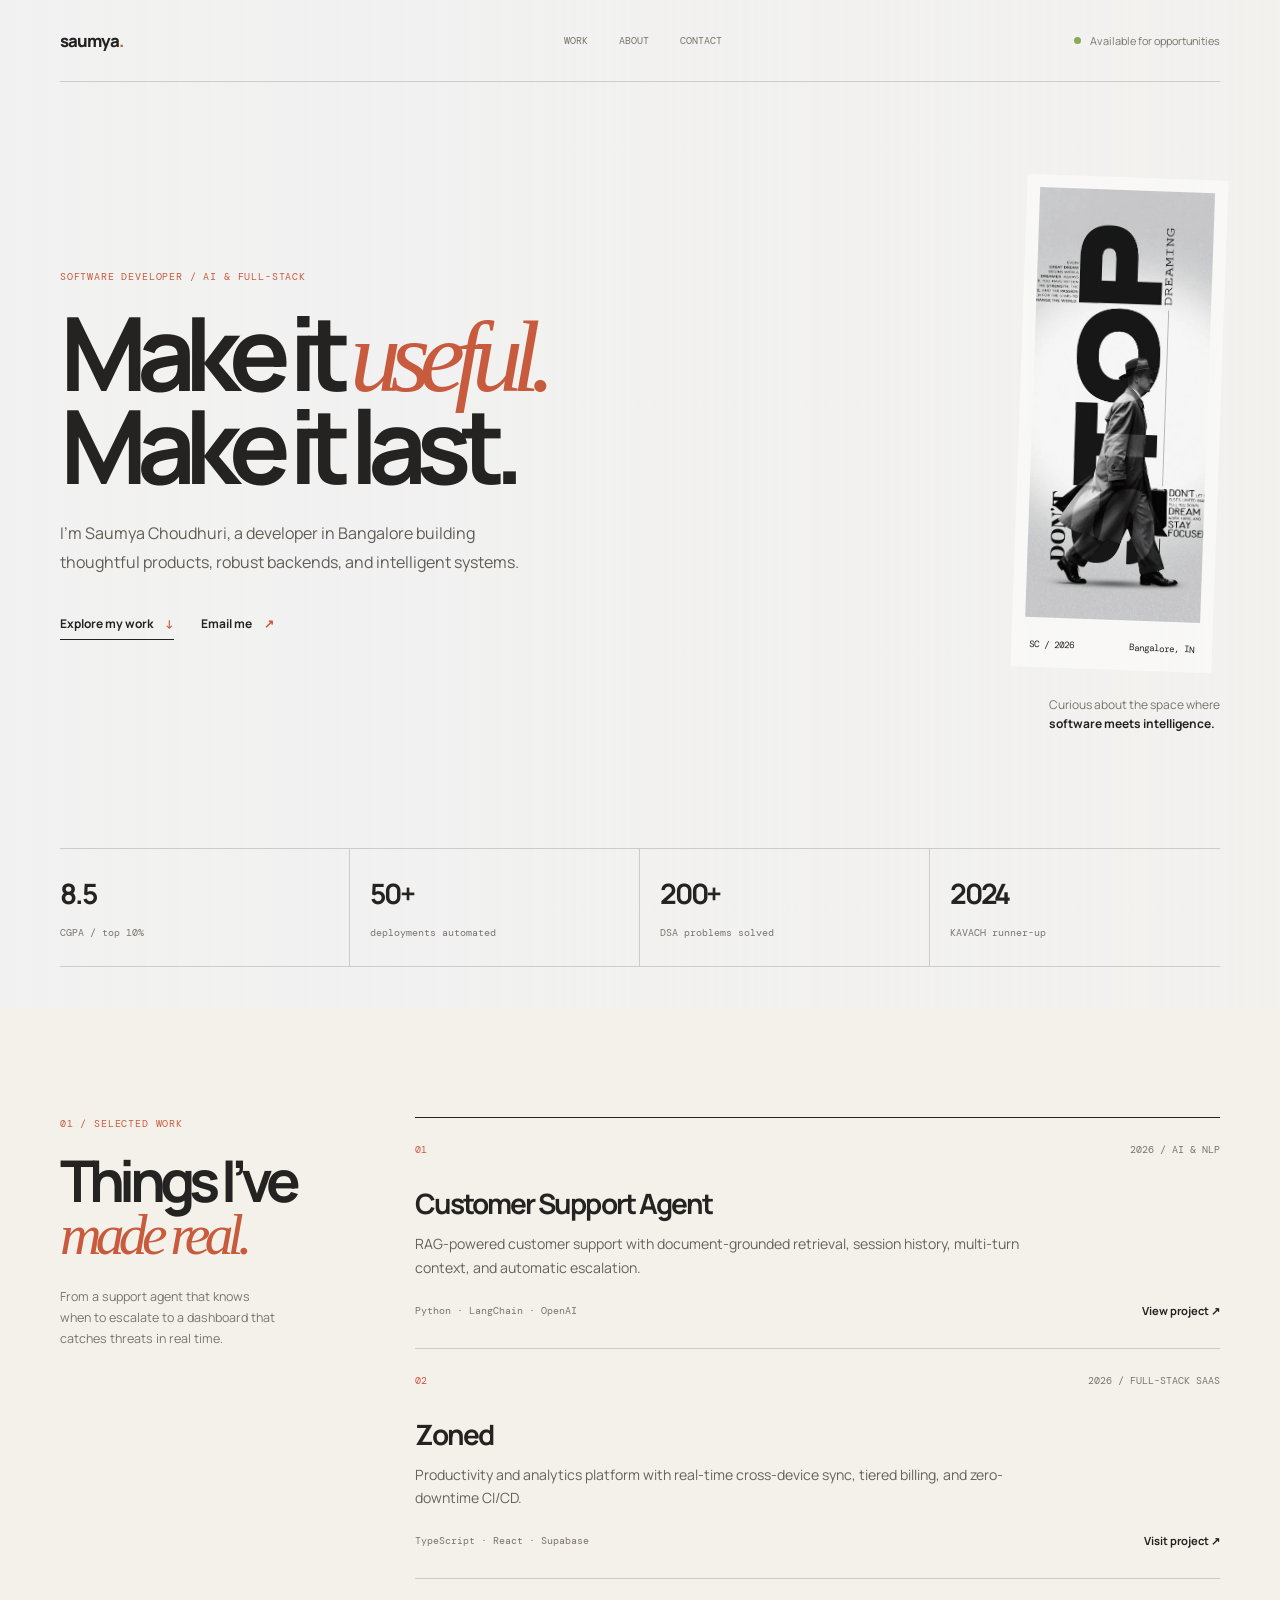
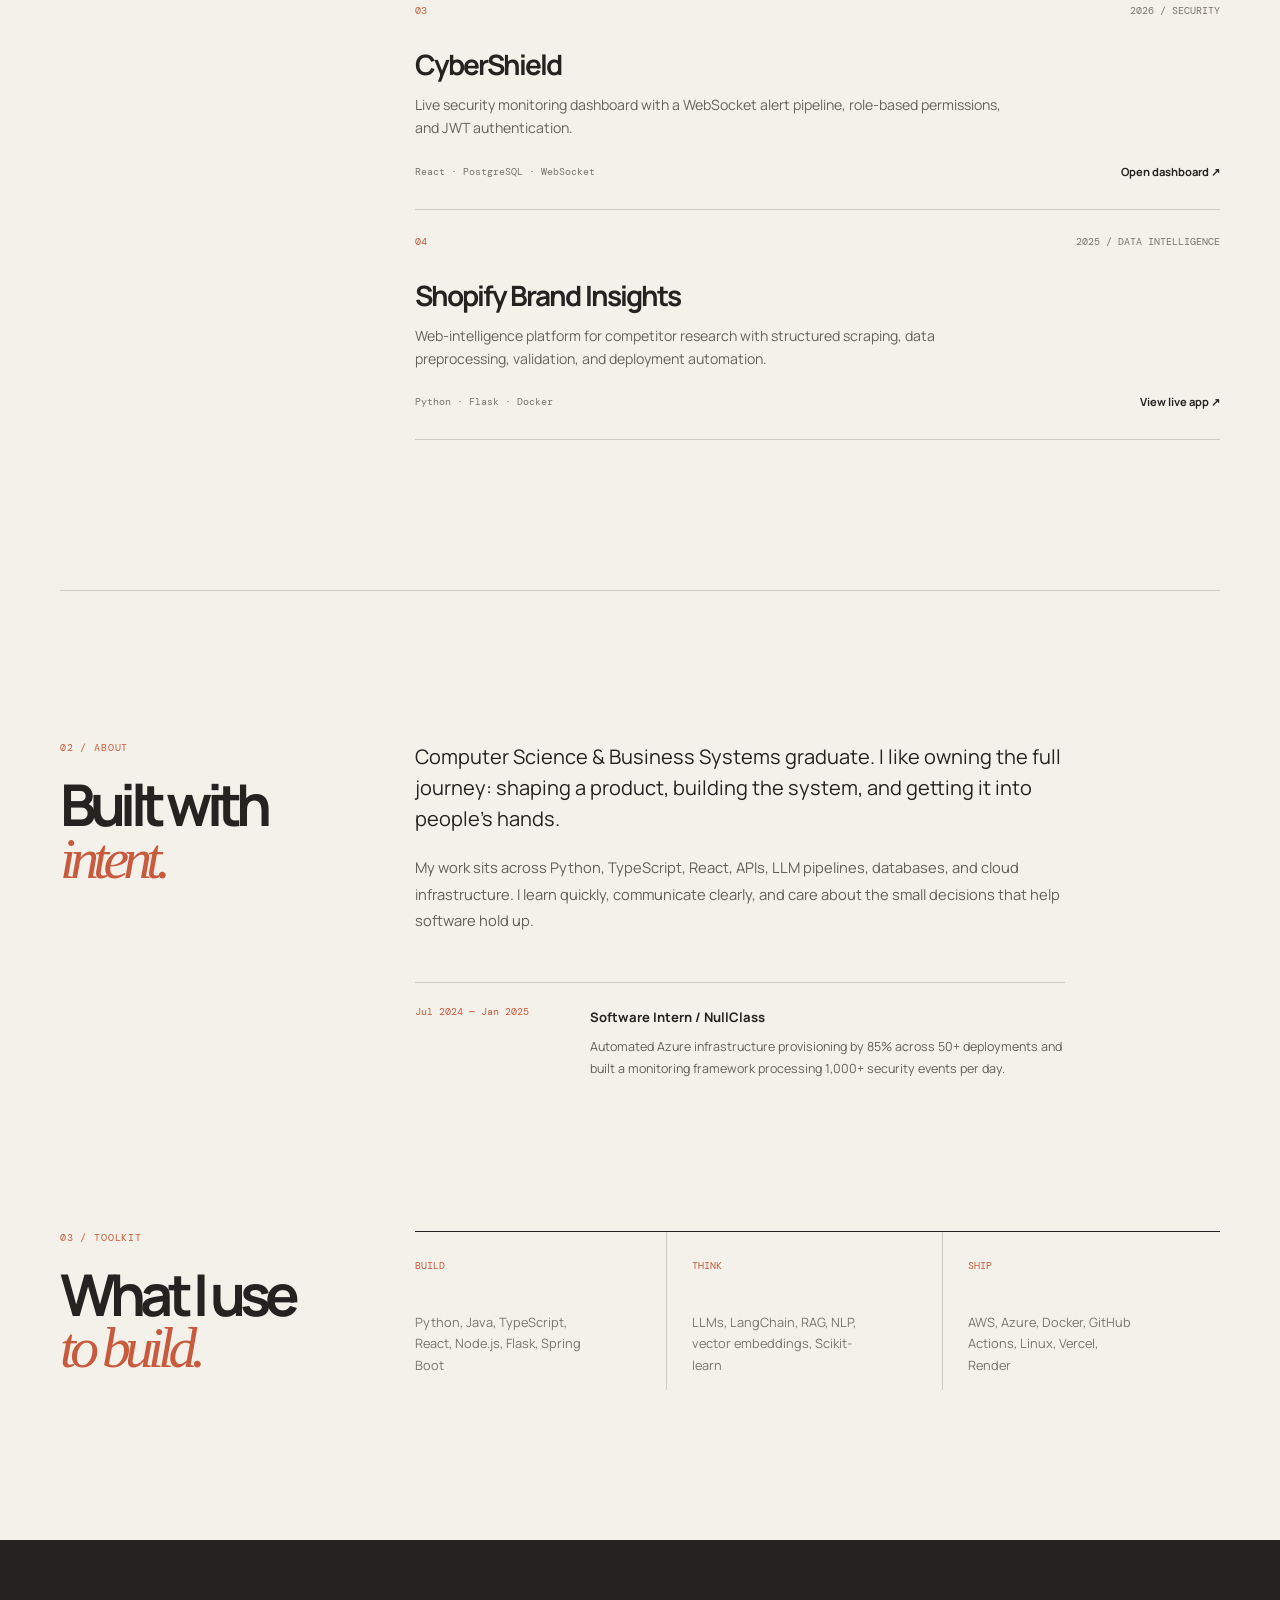
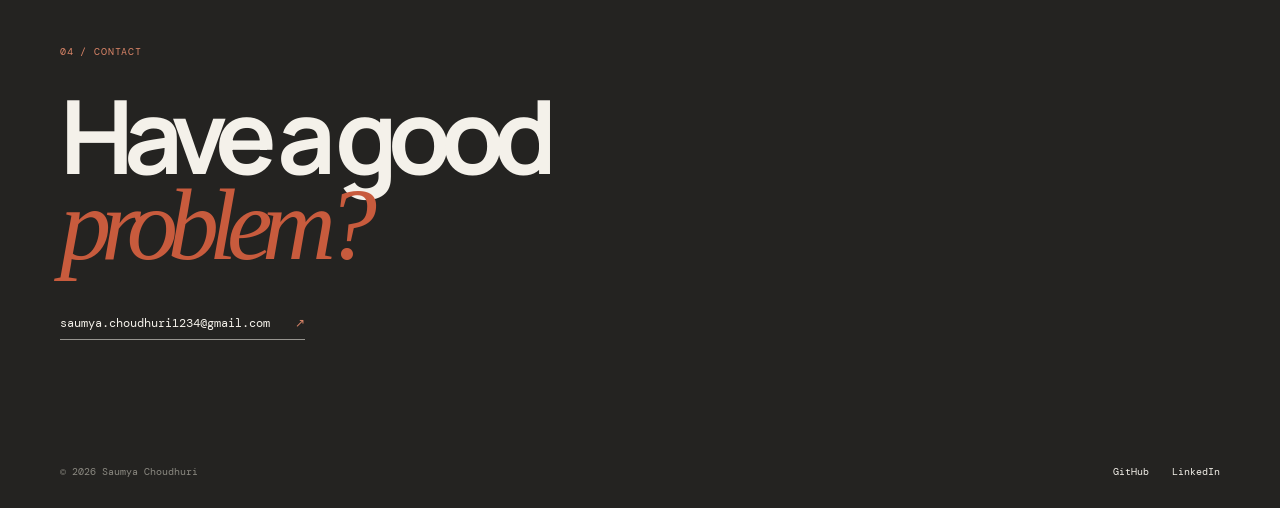
<file: index.html>
<!doctype html>
<html lang="en">
  <head>
    <meta charset="UTF-8" />
    <meta name="viewport" content="width=device-width, initial-scale=1.0" />
    <meta http-equiv="refresh" content="0; url=mw/" />
    <title>Saumya Choudhuri | Portfolio</title>
  </head>
  <body>
    <p>Redirecting to <a href="mw/">Saumya Choudhuri's portfolio</a>...</p>
    <script>window.location.replace('mw/');</script>
  </body>
</html>
</file>
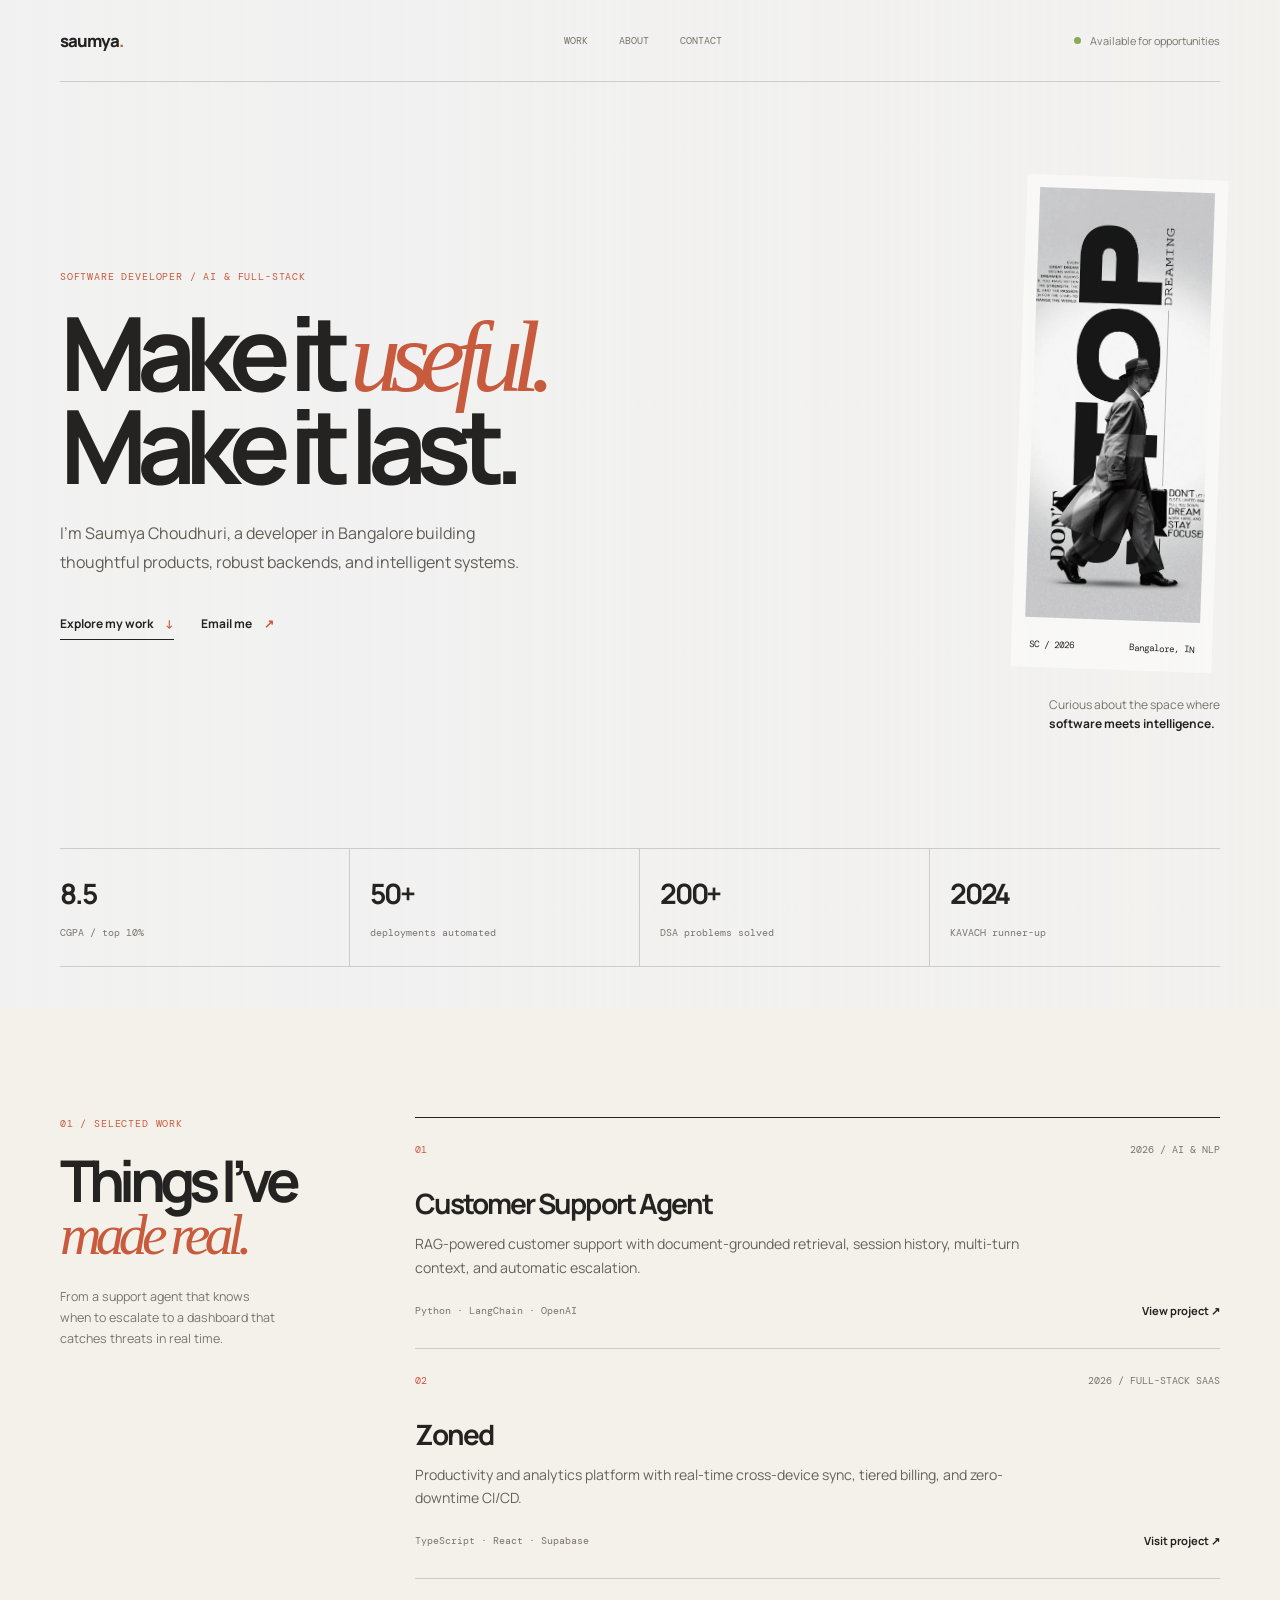
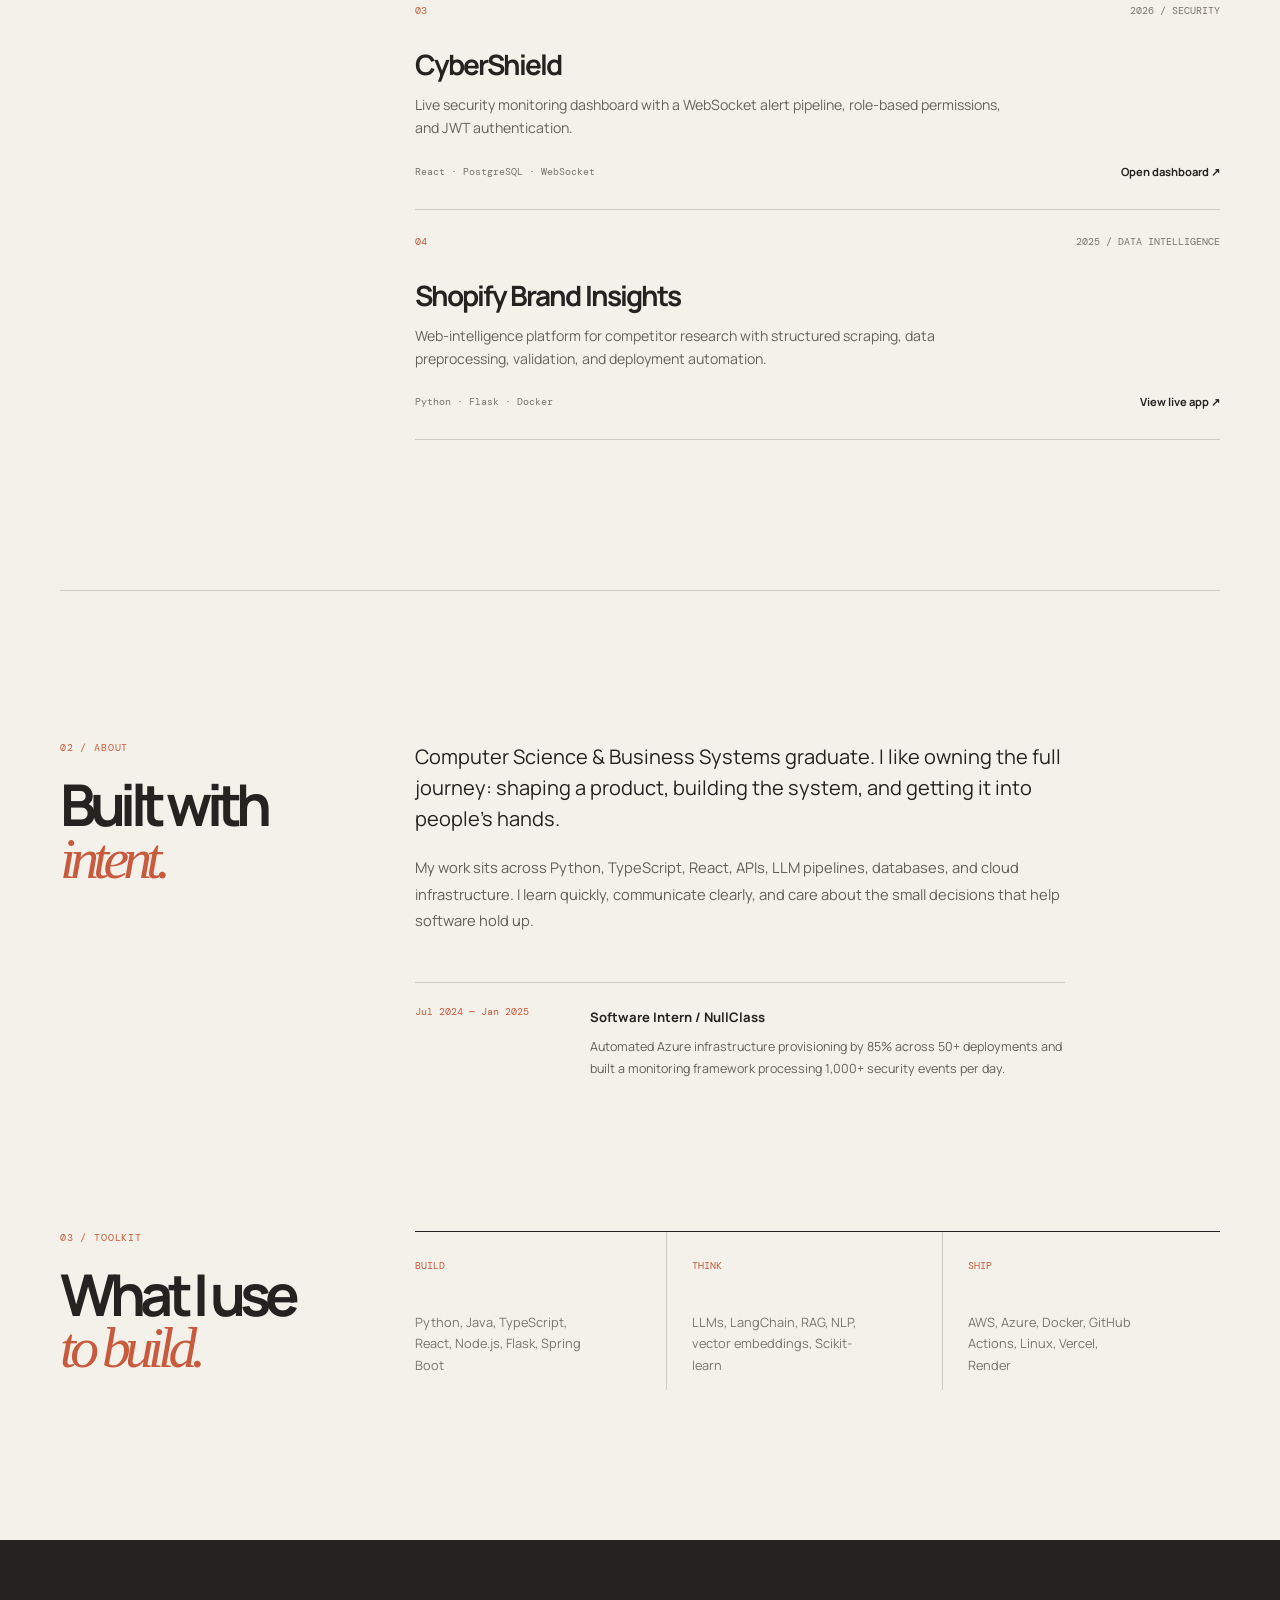
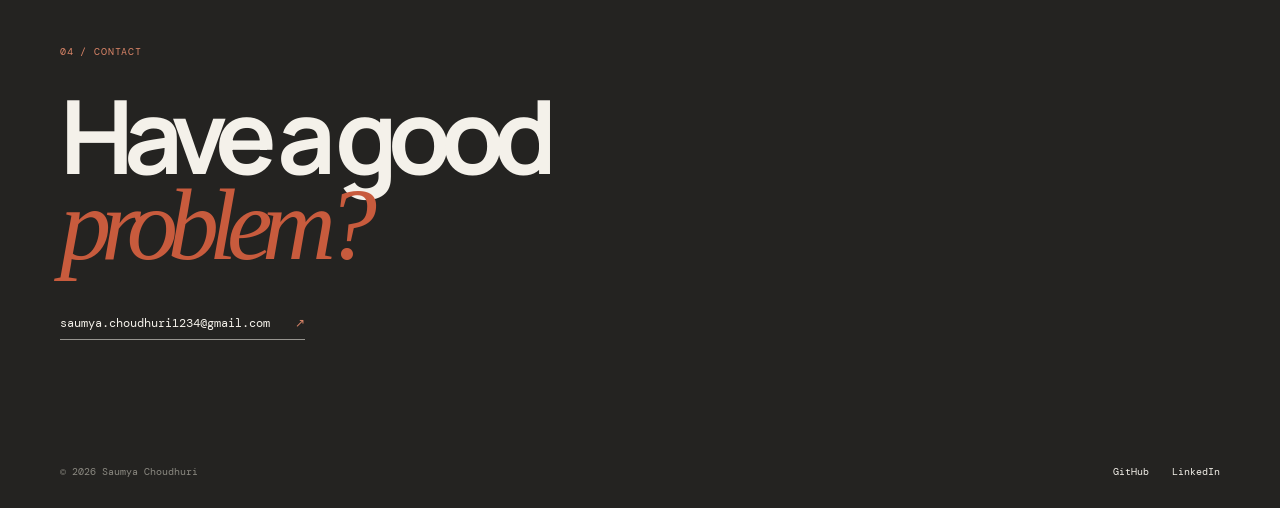
<file: mw/index.html>
<!doctype html>
<html lang="en">
  <head>
    <meta charset="UTF-8" />
    <meta name="viewport" content="width=device-width, initial-scale=1.0" />
    <meta name="description" content="Portfolio of Saumya Choudhuri, software developer and AI/ML builder." />
    <title>Saumya Choudhuri / Software Developer</title>
    <link rel="stylesheet" href="styles.css" />
  </head>
  <body>
    <div class="background-image" aria-hidden="true"></div>
    <header class="site-header">
      <a class="logo" href="#top" aria-label="Saumya Choudhuri home">saumya<span>.</span></a>
      <nav aria-label="Main navigation"><a href="#work">Work</a><a href="#about">About</a><a href="#contact">Contact</a></nav>
      <a class="availability" href="mailto:saumya.choudhuri1234@gmail.com"><i></i>Available for opportunities</a>
    </header>

    <main id="top">
      <section class="hero layout">
        <div class="hero-copy reveal">
          <p class="kicker">Software developer / AI &amp; full-stack</p>
          <h1>Make it <em>useful.</em><br />Make it last.</h1>
          <p class="hero-text">I’m Saumya Choudhuri, a developer in Bangalore building thoughtful products, robust backends, and intelligent systems.</p>
          <div class="hero-links"><a class="primary-link" href="#work">Explore my work <span>↓</span></a><a href="mailto:saumya.choudhuri1234@gmail.com">Email me <span>↗</span></a></div>
        </div>
        <div class="hero-visual reveal">
          <div class="portrait-frame"><div class="portrait-image"></div><div class="portrait-caption"><span>SC / 2026</span><span>Bangalore, IN</span></div></div>
          <p class="visual-note">Curious about the space where<br /><strong>software meets intelligence.</strong></p>
        </div>
      </section>

      <section class="metrics layout reveal" aria-label="Career highlights"><div><b>8.5</b><span>CGPA / top 10%</span></div><div><b>50+</b><span>deployments automated</span></div><div><b>200+</b><span>DSA problems solved</span></div><div><b>2024</b><span>KAVACH runner-up</span></div></section>

      <section id="work" class="work-section layout">
        <div class="section-intro reveal"><p class="kicker">01 / Selected work</p><h2>Things I’ve<br /><em>made real.</em></h2><p>From a support agent that knows when to escalate to a dashboard that catches threats in real time.</p></div>
        <div class="projects">
          <article class="project reveal"><div class="project-top"><span>01</span><span>2026 / AI &amp; NLP</span></div><h3>Customer Support Agent</h3><p>RAG-powered customer support with document-grounded retrieval, session history, multi-turn context, and automatic escalation.</p><div class="project-bottom"><small>Python · LangChain · OpenAI</small><a href="https://github.com/Saumya-Choudhuri/Customer-Support-Agent" target="_blank" rel="noreferrer">View project ↗</a></div></article>
          <article class="project reveal"><div class="project-top"><span>02</span><span>2026 / Full-stack SaaS</span></div><h3>Zoned</h3><p>Productivity and analytics platform with real-time cross-device sync, tiered billing, and zero-downtime CI/CD.</p><div class="project-bottom"><small>TypeScript · React · Supabase</small><a href="https://zoneds.works/landing" target="_blank" rel="noreferrer">Visit project ↗</a></div></article>
          <article class="project reveal"><div class="project-top"><span>03</span><span>2026 / Security</span></div><h3>CyberShield</h3><p>Live security monitoring dashboard with a WebSocket alert pipeline, role-based permissions, and JWT authentication.</p><div class="project-bottom"><small>React · PostgreSQL · WebSocket</small><a href="https://saumya-choudhuri.github.io/CyberShield-Security-Monitor" target="_blank" rel="noreferrer">Open dashboard ↗</a></div></article>
          <article class="project reveal"><div class="project-top"><span>04</span><span>2025 / Data intelligence</span></div><h3>Shopify Brand Insights</h3><p>Web-intelligence platform for competitor research with structured scraping, data preprocessing, validation, and deployment automation.</p><div class="project-bottom"><small>Python · Flask · Docker</small><a href="https://shopify-brand-insights.onrender.com" target="_blank" rel="noreferrer">View live app ↗</a></div></article>
        </div>
      </section>

      <section id="about" class="about-section layout">
        <div class="section-intro reveal"><p class="kicker">02 / About</p><h2>Built with<br /><em>intent.</em></h2></div>
        <div class="about-copy reveal"><p class="lead">Computer Science &amp; Business Systems graduate. I like owning the full journey: shaping a product, building the system, and getting it into people’s hands.</p><p>My work sits across Python, TypeScript, React, APIs, LLM pipelines, databases, and cloud infrastructure. I learn quickly, communicate clearly, and care about the small decisions that help software hold up.</p><div class="role"><span>Jul 2024 — Jan 2025</span><div><strong>Software Intern / NullClass</strong><p>Automated Azure infrastructure provisioning by 85% across 50+ deployments and built a monitoring framework processing 1,000+ security events per day.</p></div></div></div>
      </section>

      <section class="skills-section layout reveal"><div><p class="kicker">03 / Toolkit</p><h2>What I use<br /><em>to build.</em></h2></div><div class="skill-columns"><div><span>Build</span><p>Python, Java, TypeScript, React, Node.js, Flask, Spring Boot</p></div><div><span>Think</span><p>LLMs, LangChain, RAG, NLP, vector embeddings, Scikit-learn</p></div><div><span>Ship</span><p>AWS, Azure, Docker, GitHub Actions, Linux, Vercel, Render</p></div></div></section>
    </main>

    <footer id="contact" class="footer"><div class="layout"><p class="kicker">04 / Contact</p><h2>Have a good<br /><em>problem?</em></h2><a class="footer-email" href="mailto:saumya.choudhuri1234@gmail.com">saumya.choudhuri1234@gmail.com <span>↗</span></a><div class="footer-meta"><span>© 2026 Saumya Choudhuri</span><div><a href="https://github.com/Saumya-Choudhuri" target="_blank" rel="noreferrer">GitHub</a><a href="https://linkedin.com/in/saumya-choudhuri" target="_blank" rel="noreferrer">LinkedIn</a></div></div></div></footer>
    <script src="script.js"></script>
  </body>
</html>
</file>
<file: mw/styles.css>
@import url("https://fonts.googleapis.com/css2?family=DM+Mono:wght@400;500&family=Manrope:wght@400;500;600;700;800&display=swap");

:root { --ink: #242321; --muted: #78756c; --paper: #f4f1ea; --line: rgba(36, 35, 33, .18); --accent: #c85b3d; font-family: "Manrope", sans-serif; color: var(--ink); background: var(--paper); }
* { box-sizing: border-box; }
html { scroll-behavior: smooth; }
body { min-width: 320px; margin: 0; overflow-x: hidden; }
a { color: inherit; text-decoration: none; }
.background-image { position: fixed; z-index: -1; inset: -12vh 0; background: linear-gradient(90deg, rgba(244, 241, 234, .97) 0%, rgba(244, 241, 234, .9) 43%, rgba(244, 241, 234, .62)), url("https://images.unsplash.com/photo-1497366754035-f200968a6e72?auto=format&fit=crop&w=2200&q=85") center / cover; filter: grayscale(1); will-change: transform; }
.layout, .site-header { width: min(1160px, calc(100% - 72px)); margin: 0 auto; }
.site-header { display: flex; align-items: center; justify-content: space-between; padding: 29px 0; border-bottom: 1px solid var(--line); }
.logo { font-size: 1.05rem; font-weight: 800; letter-spacing: -.06em; }.logo span, em, .kicker { color: var(--accent); }
.site-header nav { display: flex; gap: 31px; margin-left: 90px; color: var(--muted); font-family: "DM Mono", monospace; font-size: .65rem; text-transform: uppercase; }.site-header nav a:hover, .footer-meta a:hover { color: var(--accent); }
.availability { display: flex; align-items: center; gap: 9px; color: var(--muted); font-size: .68rem; }.availability i { width: 7px; height: 7px; border-radius: 50%; background: #8aab55; }
.hero { display: grid; grid-template-columns: minmax(0, 1.15fr) minmax(320px, .85fr); gap: 100px; align-items: center; min-height: 690px; padding: 95px 0 115px; }.kicker { margin: 0 0 25px; font-family: "DM Mono", monospace; font-size: .65rem; letter-spacing: .08em; text-transform: uppercase; }
h1, h2, h3, p { margin-top: 0; } h1 { max-width: 730px; margin-bottom: 30px; font-size: clamp(4rem, 8vw, 7.8rem); letter-spacing: -.105em; line-height: .86; font-weight: 700; }h1 em, h2 em { font-family: Georgia, serif; font-weight: 400; }
.hero-text { max-width: 470px; color: #605e57; font-size: 1rem; line-height: 1.8; }.hero-links { display: flex; gap: 27px; margin-top: 38px; font-size: .75rem; font-weight: 700; }.hero-links a span { margin-left: 10px; color: var(--accent); }.primary-link { padding-bottom: 7px; border-bottom: 1px solid var(--ink); }
.hero-visual { max-width: 390px; justify-self: end; }.portrait-frame { position: relative; padding: 13px 13px 50px; background: rgba(255, 255, 255, .48); transform: rotate(2deg); }.portrait-image { min-height: 430px; background: url("_.jpeg") center / cover no-repeat; filter: grayscale(.25) contrast(1.05) saturate(.9); }.portrait-caption { position: absolute; right: 18px; bottom: 17px; left: 18px; display: flex; justify-content: space-between; font-family: "DM Mono", monospace; font-size: .58rem; }.visual-note { margin: 25px 0 0 30px; color: var(--muted); font-size: .75rem; line-height: 1.6; }.visual-note strong { color: var(--ink); font-weight: 700; }
.metrics { display: grid; grid-template-columns: repeat(4, 1fr); border-top: 1px solid var(--line); border-bottom: 1px solid var(--line); }.metrics div { padding: 25px 20px 25px 0; border-right: 1px solid var(--line); }.metrics div:not(:first-child) { padding-left: 20px; }.metrics div:last-child { border: 0; }.metrics b { display: block; margin-bottom: 7px; font-size: 1.75rem; letter-spacing: -.08em; }.metrics span { color: var(--muted); font-family: "DM Mono", monospace; font-size: .62rem; }
.work-section, .about-section, .skills-section { display: grid; grid-template-columns: 280px 1fr; gap: 75px; padding: 150px 0; }.section-intro h2, .skills-section h2 { margin: 0; font-size: clamp(2.6rem, 4.5vw, 4.5rem); letter-spacing: -.1em; line-height: .9; }.section-intro > p:last-child { max-width: 220px; margin-top: 25px; color: var(--muted); font-size: .78rem; line-height: 1.7; }.projects { border-top: 1px solid var(--ink); }.project { padding: 25px 0 30px; border-bottom: 1px solid var(--line); transition: padding .25s ease, background .25s ease; }.project:hover { padding-right: 14px; padding-left: 14px; background: rgba(255, 255, 255, .42); }.project-top, .project-bottom { display: flex; align-items: center; justify-content: space-between; color: var(--muted); font-family: "DM Mono", monospace; font-size: .62rem; text-transform: uppercase; }.project-top span:first-child { color: var(--accent); }.project h3 { margin: 28px 0 10px; font-size: 1.75rem; letter-spacing: -.07em; }.project > p { max-width: 610px; margin-bottom: 24px; color: #65635b; font-size: .88rem; line-height: 1.65; }.project-bottom small { font: inherit; text-transform: none; }.project-bottom a { color: var(--ink); font-family: "Manrope", sans-serif; font-size: .7rem; font-weight: 700; text-transform: none; }.project-bottom a:hover { color: var(--accent); }
.about-section { border-top: 1px solid var(--line); }.about-copy { max-width: 650px; }.about-copy p { color: #625f58; font-size: .92rem; line-height: 1.8; }.about-copy .lead { color: var(--ink); font-size: 1.25rem; line-height: 1.55; }.role { display: grid; grid-template-columns: 150px 1fr; gap: 25px; margin-top: 48px; padding-top: 22px; border-top: 1px solid var(--line); }.role > span { color: var(--accent); font-family: "DM Mono", monospace; font-size: .62rem; }.role strong { font-size: .82rem; }.role p { margin: 9px 0 0; font-size: .78rem; }
.skills-section { padding-top: 0; }.skill-columns { display: grid; grid-template-columns: repeat(3, 1fr); gap: 25px; border-top: 1px solid var(--ink); }.skill-columns div { padding-top: 20px; border-right: 1px solid var(--line); }.skill-columns div:last-child { border: 0; }.skill-columns span { color: var(--accent); font-family: "DM Mono", monospace; font-size: .62rem; text-transform: uppercase; }.skill-columns p { max-width: 170px; margin-top: 38px; color: var(--muted); font-size: .8rem; line-height: 1.7; }
.footer { padding: 105px 0 30px; color: var(--paper); background: var(--ink); }.footer .layout { display: flex; flex-direction: column; align-items: flex-start; }.footer .kicker { color: #d88467; }.footer h2 { margin: 10px 0 48px; font-size: clamp(4rem, 8vw, 8rem); letter-spacing: -.1em; line-height: .83; }.footer-email { padding-bottom: 8px; border-bottom: 1px solid rgba(244, 241, 234, .55); font-family: "DM Mono", monospace; font-size: .78rem; }.footer-email span { margin-left: 18px; color: #d88467; }.footer-meta { display: flex; justify-content: space-between; width: 100%; margin-top: 125px; color: #8b8981; font-family: "DM Mono", monospace; font-size: .6rem; }.footer-meta div { display: flex; gap: 23px; color: var(--paper); }
.reveal { animation: rise .7s both; }.hero-copy { animation-delay: .1s; }.hero-visual { animation-delay: .2s; }@keyframes rise { from { opacity: 0; transform: translateY(18px); } to { opacity: 1; transform: translateY(0); } }
@media (max-width: 760px) { .layout, .site-header { width: min(100% - 40px, 600px); }.site-header nav { display: none; }.availability { font-size: .6rem; }.hero { grid-template-columns: 1fr; gap: 65px; padding: 85px 0 95px; }.hero-visual { justify-self: start; width: min(100%, 350px); }.portrait-image { min-height: 360px; }.metrics { grid-template-columns: repeat(2, 1fr); }.metrics div:nth-child(2) { border-right: 0; }.metrics div:nth-child(3), .metrics div:nth-child(4) { border-top: 1px solid var(--line); }.metrics div:nth-child(3) { padding-left: 0; }.work-section, .about-section, .skills-section { grid-template-columns: 1fr; gap: 55px; padding: 100px 0; }.section-intro > p:last-child { max-width: 300px; }.role { grid-template-columns: 1fr; gap: 12px; }.skill-columns { grid-template-columns: 1fr; gap: 0; }.skill-columns div { padding: 20px 0; border-right: 0; border-bottom: 1px solid var(--line); }.skill-columns p { max-width: 280px; margin-top: 16px; }.footer-meta { align-items: flex-start; flex-direction: column; gap: 20px; margin-top: 90px; } }
@media (prefers-reduced-motion: reduce) { html { scroll-behavior: auto; }.reveal { animation: none; }.background-image { transform: none !important; } }
/* tiny polish for a new collaboration PR */
</file>
